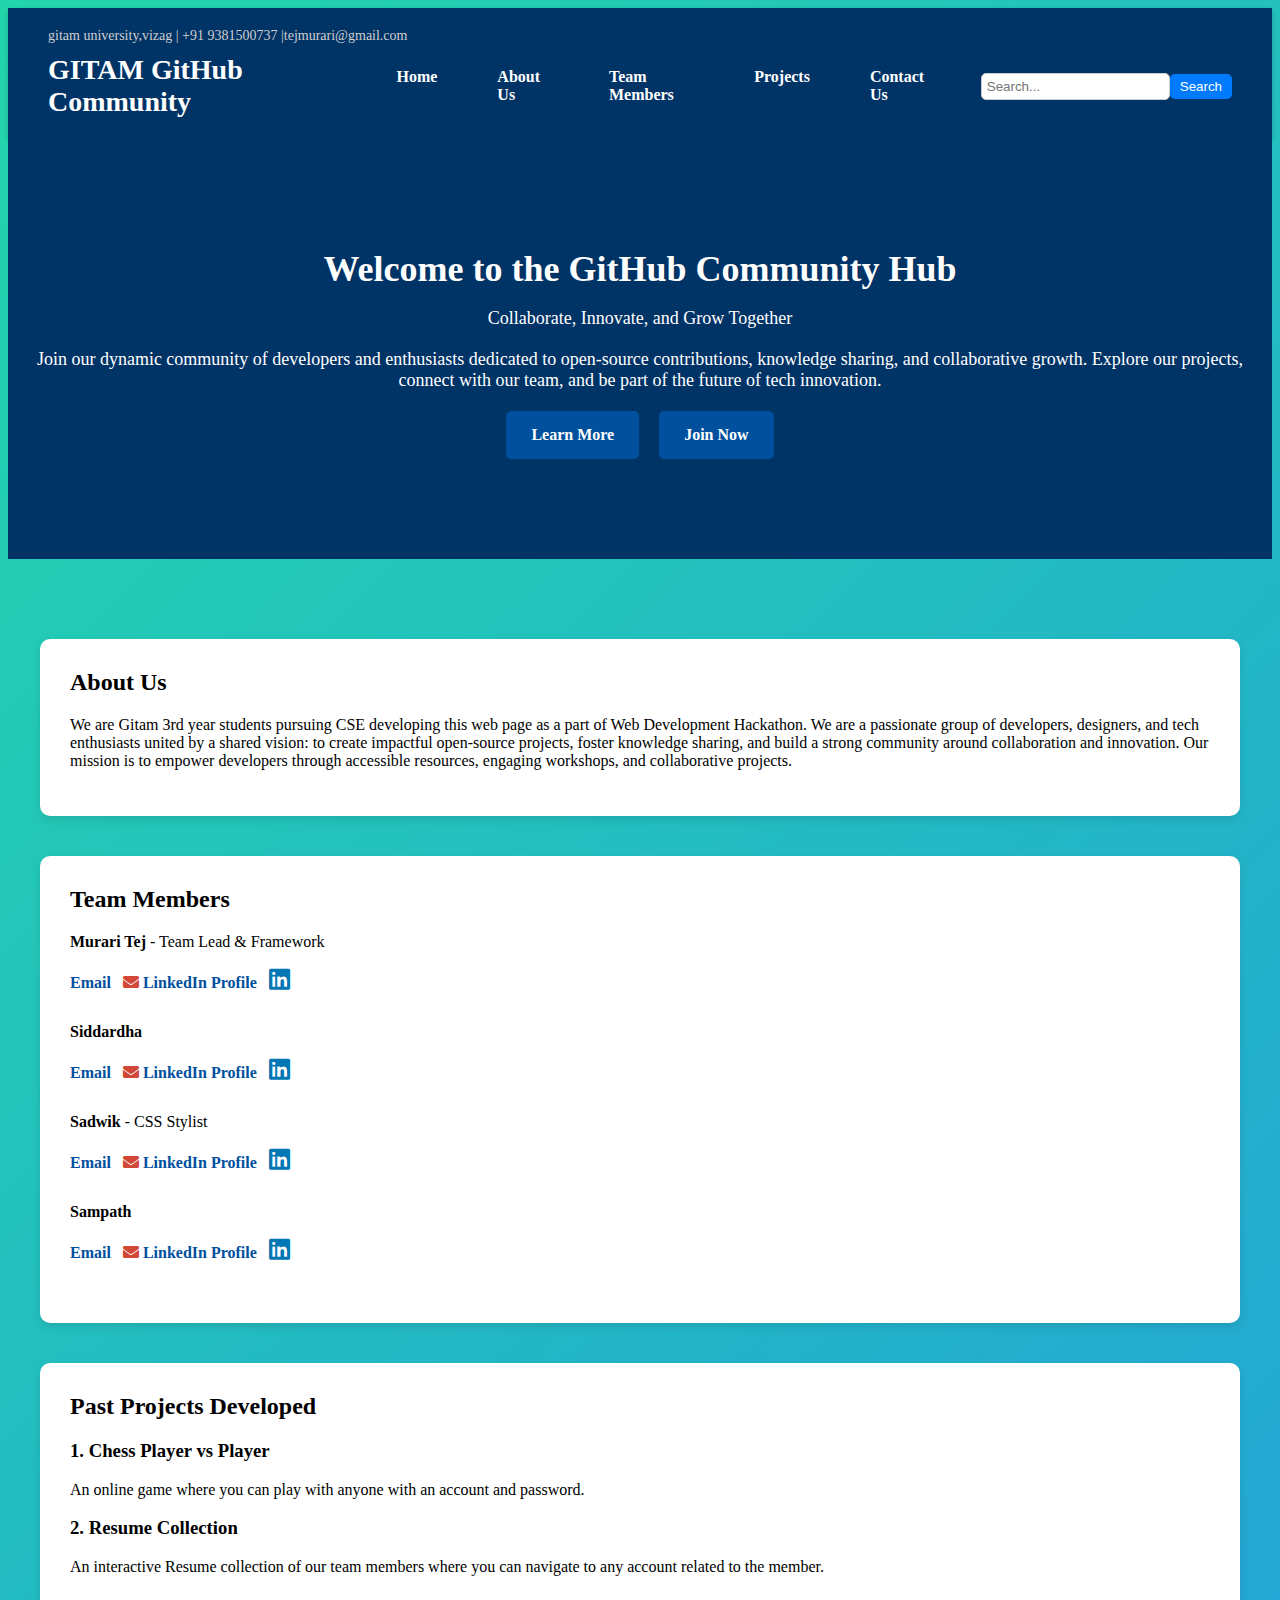
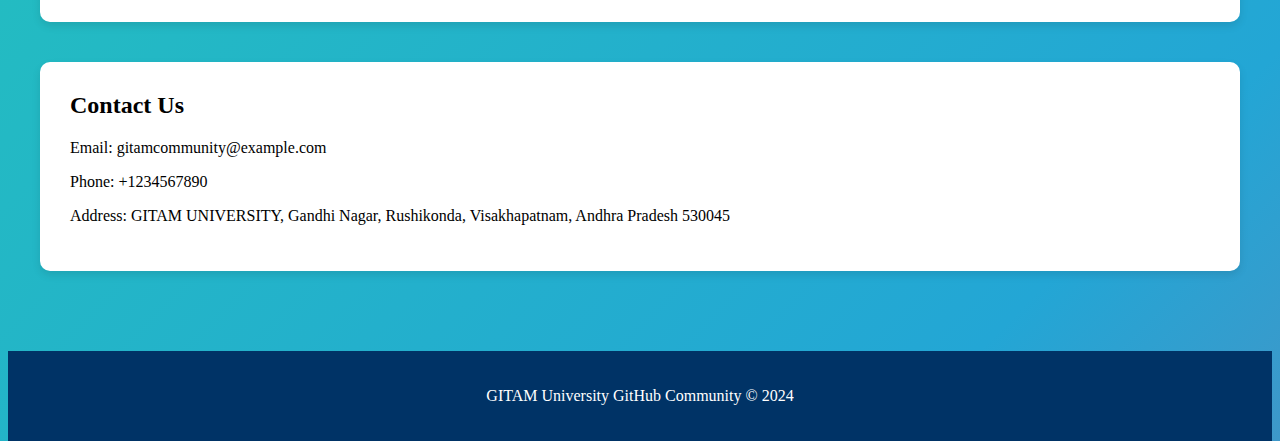
<file: index.html>
<!DOCTYPE html>
<html lang="en">
<head>
    <meta charset="UTF-8">
    <meta name="viewport" content="width=device-width, initial-scale=1.0">
    <title>GITAM University GitHub Community</title>
    <link href="https://cdnjs.cloudflare.com/ajax/libs/font-awesome/5.15.4/css/all.min.css" rel="stylesheet">
    <link rel="stylesheet" href="style.css">
    <script src="script.js" ></script>
    
</head>
<body>
    <header>
        <div class="top-bar">
            <span>gitam university,vizag | +91 9381500737 |tejmurari@gmail.com</span>
        </div>
        <div class="navbar">
            <h1>GITAM GitHub Community</h1>
            <nav>
                <a href="#home">Home</a>
                <a href="#about">About Us</a>
                <a href="#team">Team Members</a>
                <a href="#projects">Projects</a>
                <a href="#contact">Contact Us</a>
            </nav>
            <input type="text" id="searchInput" placeholder="Search..." />
    <button id="searchButton">Search</button>
        </div>
    </header>
    <div class="hero" id="home">
        <h2>Welcome to the GitHub Community Hub</h2>
        <p>Collaborate, Innovate, and Grow Together</p>
        <p>Join our dynamic community of developers and enthusiasts dedicated to open-source contributions, knowledge sharing, and collaborative growth. Explore our projects, connect with our team, and be part of the future of tech innovation.</p>
        <div class="buttons">
            <a href="learnmore.html" target="_blank" class="learn-more">Learn More</a>
            <a href="https://github.com/BoosalaSiddardha/Git-Community" target="_blank" class="join-now">Join Now</a>
        </div>
       
    </div>
    <div class="container">
        <section id="about" class="section">
            <h2>About Us</h2>
            <p>We are Gitam 3rd year students pursuing CSE developing this web page as a part of Web Development Hackathon. We are a passionate group of developers, designers, and tech enthusiasts united by a shared vision: to create impactful open-source projects, foster knowledge sharing, and build a strong community around collaboration and innovation. Our mission is to empower developers through accessible resources, engaging workshops, and collaborative projects.</p>
        </section>
        <section id="team" class="section">
            <h2>Team Members</h2>
            <div class="team-member">
                <div>
                    <strong>Murari Tej</strong> - Team Lead & Framework
                    <p><a href="mailto:murari-tejmurari@gmail.com">Email <i class="fas fa-envelope email-icon"></i></a>
                    <a href="https://shorturl.at/iBNyq" target="_blank">LinkedIn Profile <i class="fab fa-linkedin linkedin-icon"></i></a></p>
                </div>
            </div>
            <div class="team-member">
                <div>
                    <strong>Siddardha</strong>
                    <p><a href="mailto:siddhrdha-b.siddardha5381@gmail.com">Email <i class="fas fa-envelope email-icon"></i></a>
                    <a href="https://www.linkedin.com/in/boosalasiddardha/" target="_blank">LinkedIn Profile <i class="fab fa-linkedin linkedin-icon"></i></a></p>
                </div>
            </div>
            <div class="team-member">
                <div>
                    <strong>Sadwik</strong> - CSS Stylist
                    <p><a href="mailto:svemanam@gitam.in">Email <i class="fas fa-envelope email-icon"></i></a>
                    <a href="https://www.linkedin.com/in/sadwik-varma-vemanamandi-a40a9932a/" target="_blank">LinkedIn Profile <i class="fab fa-linkedin linkedin-icon"></i></a></p>
                </div>
            </div>
            <div class="team-member">
                <div>
                    <strong>Sampath</strong>
                    <p><a href="mailto:sampathvegi1@gmail.com">Email <i class="fas fa-envelope email-icon"></i></a>
                    <a href="https://www.linkedin.com/in/jyothi-sampath-sai-vegi-378b6a259/" target="_blank">LinkedIn Profile <i class="fab fa-linkedin linkedin-icon"></i></a></p>
                </div>
            </div>
        </section>
        <section id="projects" class="section">
            <h2>Past Projects Developed</h2>
            <div>
                <h3>1. Chess Player vs Player</h3>
                <p>An online game where you can play with anyone with an account and password.</p>
            </div>
            <div>
                <h3>2. Resume Collection</h3>
                <p>An interactive Resume collection of our team members where you can navigate to any account related to the member.</p>
            </div>
        </section>
        <section id="contact" class="section">
            <h2>Contact Us</h2>
            <p>Email: gitamcommunity@example.com</p>
            <p>Phone: +1234567890</p>
            <p>Address: GITAM UNIVERSITY, Gandhi Nagar, Rushikonda, Visakhapatnam, Andhra Pradesh 530045</p>
        </section>
    </div>
    <footer>
        <p>GITAM University GitHub Community &copy; 2024</p>
    </footer>
</body>
</html>
</file>
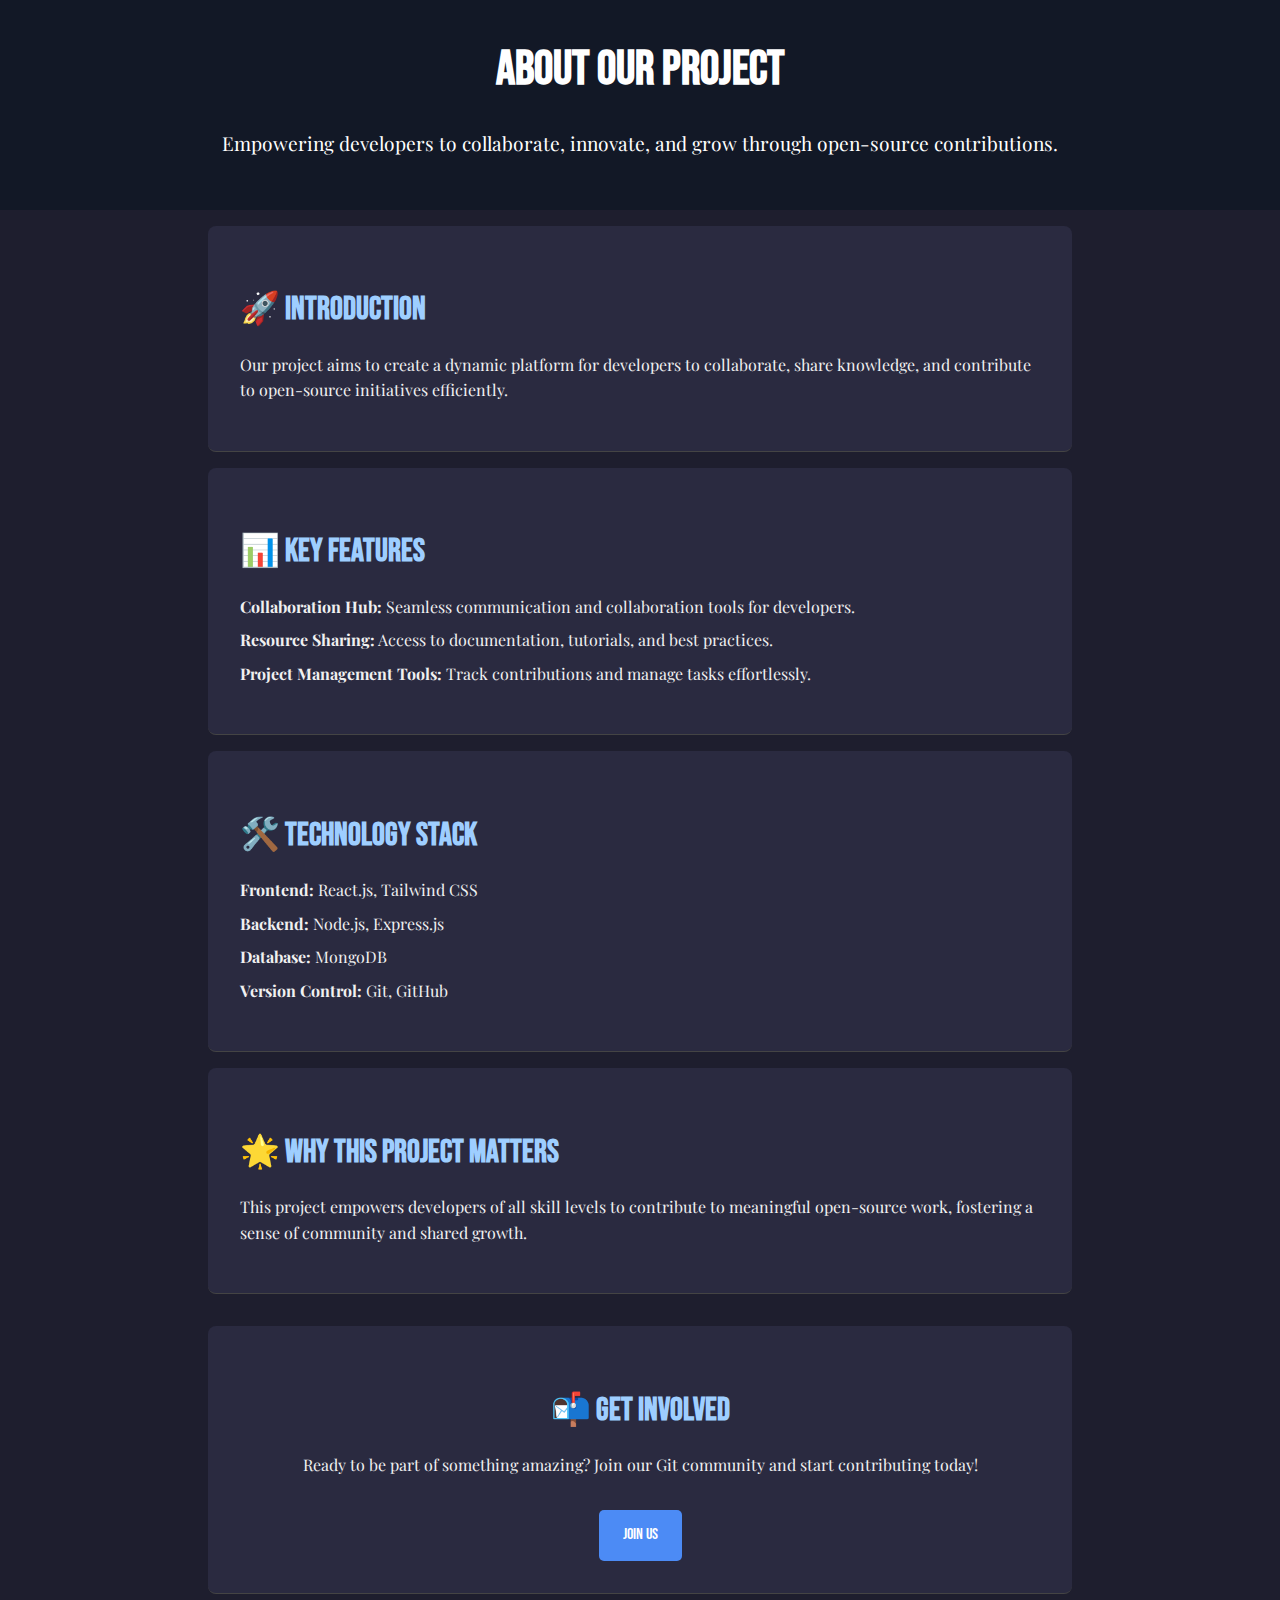
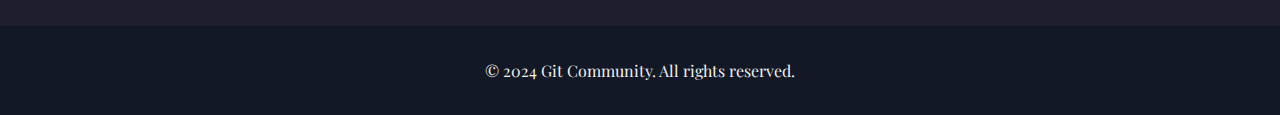
<file: learnmore.html>
<!DOCTYPE html>
<html lang="en">
<head>
    <meta charset="UTF-8">
    <meta name="viewport" content="width=device-width, initial-scale=1.0">
    <title>About Project - Git Community</title>
    <link rel="stylesheet" href="style2.css">
    <link rel="stylesheet" href="https://fonts.googleapis.com/css2?family=Bebas+Neue&family=Playfair+Display&display=swap">
</head>
<body>
    <!-- Header Section -->
    <header>
        <h1>About Our Project</h1>
        <p>Empowering developers to collaborate, innovate, and grow through open-source contributions.</p>
    </header>

    <!-- Introduction Section -->
    <section id="introduction">
        <h2>🚀 Introduction</h2>
        <p>Our project aims to create a dynamic platform for developers to collaborate, share knowledge, and contribute to open-source initiatives efficiently.</p>
    </section>

    <!-- Key Features Section -->
    <section id="features">
        <h2>📊 Key Features</h2>
        <ul>
            <li><strong>Collaboration Hub:</strong> Seamless communication and collaboration tools for developers.</li>
            <li><strong>Resource Sharing:</strong> Access to documentation, tutorials, and best practices.</li>
            <li><strong>Project Management Tools:</strong> Track contributions and manage tasks effortlessly.</li>
        </ul>
    </section>

    <!-- Technology Stack Section -->
    <section id="tech-stack">
        <h2>🛠️ Technology Stack</h2>
        <ul>
            <li><strong>Frontend:</strong> React.js, Tailwind CSS</li>
            <li><strong>Backend:</strong> Node.js, Express.js</li>
            <li><strong>Database:</strong> MongoDB</li>
            <li><strong>Version Control:</strong> Git, GitHub</li>
        </ul>
    </section>

    <!-- Impact Section -->
    <section id="impact">
        <h2>🌟 Why This Project Matters</h2>
        <p>This project empowers developers of all skill levels to contribute to meaningful open-source work, fostering a sense of community and shared growth.</p>
    </section>

    <!-- Call to Action Section -->
    <section id="cta">
        <h2>📬 Get Involved</h2>
        <p>Ready to be part of something amazing? Join our Git community and start contributing today!</p>
        <a href="https://github.com/BoosalaSiddardha/Git-Community" target="_blank" class="btn">Join Us</a>
    </section>

    <!-- Footer -->
    <footer>
        <p>&copy; 2024 Git Community. All rights reserved.</p>
    </footer>
</body>
</html>
</file>
<file: style.css>
body {
	background: linear-gradient(-45deg, #ee7752, #e73c7e, #23a6d5, #23d5ab);
	background-size: 400% 400%;
	animation: gradient 5s ease infinite;
	height: 100vh;
}

@keyframes gradient {
	0% {
		background-position: 0% 50%;
	}
	50% {
		background-position: 100% 50%;
	}
	100% {
		background-position: 0% 50%;
	} 
}
#searchInput {
    margin-left: 20px;
    padding: 5px;
    border: 1px solid #ccc;
    border-radius: 5px;
}

#searchButton {
    padding: 5px 10px;
    border: none;
    background-color: #007bff;
    color: white;
    border-radius: 5px;
    cursor: pointer;
}

#searchButton:hover {
    background-color: #0056b3;
}


header {
    background-color: #003366;
    color: white;
    padding: 20px 40px;
    box-shadow: 0 2px 5px rgba(0, 0, 0, 0.2);
}

.top-bar {
    display: flex;
    justify-content: space-between;
    align-items: center;
    font-size: 14px;
    margin-bottom: 10px;
}

.top-bar span {
    color: #cfcfcf;
}

header .navbar {
    display: flex;
    justify-content: space-between;
    align-items: center;
}

header h1 {
    margin: 0;
    font-size: 28px;
    font-weight: bold;
}

header nav {
    display: flex;
}

header nav a {
    color: white;
    text-decoration: none;
    margin: 0 15px;
    padding: 10px 15px;
    border-radius: 5px;
    transition: background-color 0.3s;
    font-weight: bold;
}

header nav a:hover {
    background-color: #00509e;
}

.hero {
    background-color: #003366;
    color: white;
    text-align: center;
    padding: 100px 20px;
    position: relative;
}

.hero h2 {
    font-size: 36px;
    margin: 10px 0;
}

.hero p {
    font-size: 18px;
    margin-bottom: 20px;
}

.buttons {
    display: flex;
    justify-content: center;
    gap: 20px;
}

.buttons a {
    background-color: #00509e;
    color: white;
    text-decoration: none;
    padding: 15px 25px;
    border-radius: 5px;
    font-weight: bold;
    transition: background-color 0.3s;
}

.buttons a:hover {
    background-color: #003366;
}

.container {
    padding: 40px 20px;
    max-width: 1200px;
    margin: 0 auto;
}

.section {
    background: white;
    margin: 40px 0;
    padding: 30px;
    border-radius: 10px;
    box-shadow: 0 4px 8px rgba(0, 0, 0, 0.1);
}

.section h2 {
    margin: 0 0 20px;
    font-size: 24px;
}

footer {
    background-color: #003366;
    color: white;
    text-align: center;
    padding: 20px;
}

.team-member {
    display: flex;
    align-items: center;
    margin: 15px 0;
}

.team-member a {
    text-decoration: none;
    color: #00509e;
    font-weight: bold;
    transition: color 0.3s;
}

.team-member a:hover {
    color: #003366;
}

.linkedin-icon {
    margin-left: 8px;
    color: #0077b5;
    font-size: 1.5em;
}

.email-icon {
    margin-left: 8px;
    color: #d14836;
    font-size: 1.5em;
}
</file>
<file: style2.css>
/* General Styles */
body {
    font-family: 'Playfair Display', serif;
    margin: 0;
    padding: 0;
    line-height: 1.6;
    background-color: #1e1e2e; /* Dark Background */
    color: #f0f0f0; /* Light Text for Contrast */
}

/* Header */
header {
    background: #121826; /* Very Dark Shade */
    color: #ffffff;
    text-align: center;
    padding: 2rem 0;
}

header h1 {
    font-family: 'Bebas Neue', sans-serif;
    font-size: 3rem;
    margin: 0;
}

header p {
    font-size: 1.2rem;
}

/* Sections */
section {
    padding: 2rem;
    margin: 1rem auto;
    max-width: 800px;
    border-bottom: 1px solid #444; /* Slight Border for Separation */
    background: #2a2a40; /* Slightly lighter section background */
    border-radius: 8px;
}

/* Section Headings */
h2 {
    font-family: 'Bebas Neue', sans-serif;
    font-size: 2rem;
    margin-bottom: 1rem;
    color: #9eceff; /* Light Blue Accent for Headings */
}

/* Lists */
ul {
    list-style-type: none;
    padding: 0;
}

ul li {
    margin: 0.5rem 0;
}

/* Call-to-Action (CTA) */
#cta {
    text-align: center;
    margin-top: 2rem;
}

.btn {
    display: inline-block;
    margin-top: 1rem;
    padding: 0.8rem 1.5rem;
    background: #4c8bf5; /* Bright Blue Button */
    color: #ffffff;
    text-decoration: none;
    border-radius: 5px;
    font-family: 'Bebas Neue', sans-serif;
    transition: background 0.3s ease;
}

.btn:hover {
    background: #3b6fd8; /* Darker Shade on Hover */
}

/* Footer */
footer {
    text-align: center;
    padding: 1rem 0;
    background: #121826; /* Matches Header */
    color: #f0f0f0;
    margin-top: 2rem;
}
</file>
